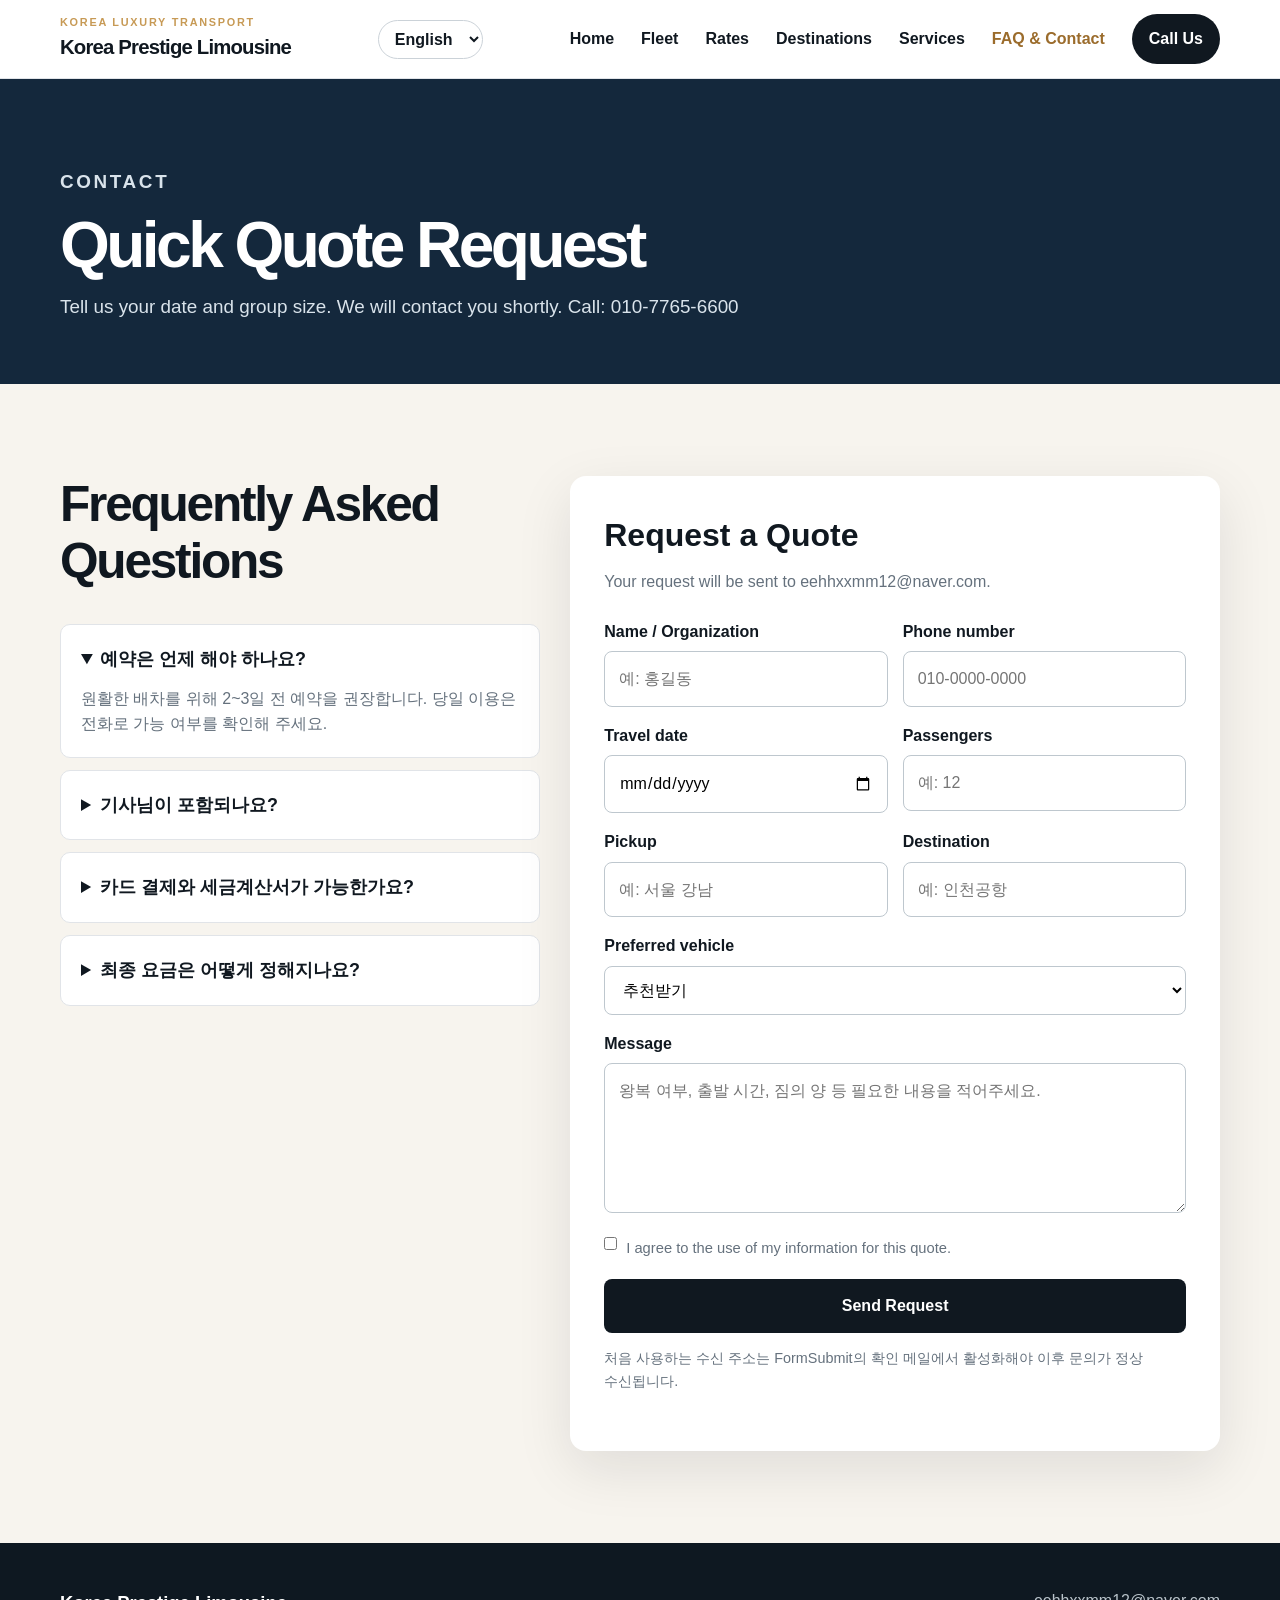
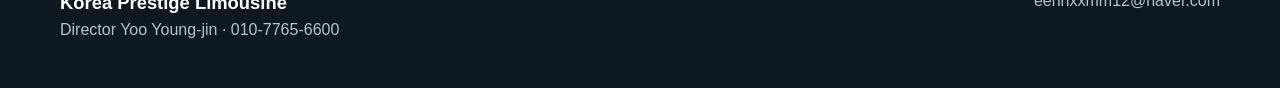
<file: contact.html>
<!doctype html><html lang="en"><head><meta charset="utf-8"><meta name="viewport" content="width=device-width,initial-scale=1"><title>FAQ & Contact | Korea Prestige Limousine</title><link rel="stylesheet" href="assets/style.css"><link rel="stylesheet" href="assets/language.css"></head><body><header class="header"><div class="wrap nav"><a class="brand" href="index.html"><small>KOREA LUXURY TRANSPORT</small>Korea Prestige Limousine</a><select class="language-select" aria-label="Language"><option value="en">English</option><option value="ko">한국어</option><option value="ja">日本語</option><option value="zh">中文</option></select><button class="mobile-toggle" aria-label="메뉴 열기">☰</button><nav class="menu"><a href="index.html">홈</a><a href="vehicles.html">차량 안내</a><a href="pricing.html">요금 안내</a><a href="regions.html">지역별 서비스</a><a href="services.html">용도별 서비스</a><a aria-current="page" href="contact.html">FAQ·문의</a><a class="call" href="tel:01077656600">전화 상담</a></nav></div></header><main><section class="page-hero"><div class="wrap"><p class="eyebrow">CONTACT</p><h1>빠른 견적 문의</h1><p>일정과 인원을 남겨주시면 확인 후 연락드립니다. 전화 상담: 010-7765-6600</p></div></section><section class="section"><div class="wrap faq-grid"><div class="faq-list"><div class="heading"><h2>자주 묻는 질문</h2></div><details open><summary>예약은 언제 해야 하나요?</summary><p>원활한 배차를 위해 2~3일 전 예약을 권장합니다. 당일 이용은 전화로 가능 여부를 확인해 주세요.</p></details><details><summary>기사님이 포함되나요?</summary><p>네. 차량 대절 서비스에는 전문 기사가 포함됩니다.</p></details><details><summary>카드 결제와 세금계산서가 가능한가요?</summary><p>결제 방식과 증빙 발행은 예약 확정 전 상담을 통해 안내드립니다.</p></details><details><summary>최종 요금은 어떻게 정해지나요?</summary><p>차량, 거리, 운행 시간, 대기, 통행료·주차료와 숙박 여부를 반영해 확정됩니다.</p></details></div>
<form class="form-card" action="mailto:eehhxxmm12@naver.com" method="GET" enctype="text/plain"><h2>온라인 문의 작성</h2><p>아래 내용을 작성하면 eehhxxmm12@naver.com으로 전달됩니다.</p><input type="hidden" name="_subject" value="[홈페이지] 프리미엄 차량 견적 문의"><input type="hidden" name="_template" value="table"><input type="text" name="_honey" style="display:none" tabindex="-1" autocomplete="off"><div class="form-row"><div class="field"><label for="name">성함 / 단체명</label><input id="name" name="성함_단체명" required autocomplete="name" placeholder="예: 홍길동"></div><div class="field"><label for="phone">연락처</label><input id="phone" name="연락처" type="tel" required inputmode="tel" placeholder="010-0000-0000"></div></div><div class="form-row"><div class="field"><label for="date">이용 날짜</label><input id="date" name="이용날짜" type="date" required></div><div class="field"><label for="people">인원</label><input id="people" name="인원" type="number" min="1" max="45" required placeholder="예: 12"></div></div><div class="form-row"><div class="field"><label for="from">출발지</label><input id="from" name="출발지" required placeholder="예: 서울 강남"></div><div class="field"><label for="to">목적지</label><input id="to" name="목적지" required placeholder="예: 인천공항"></div></div><div class="field"><label for="vehicle">희망 차량</label><select id="vehicle" name="희망차량"><option>추천받기</option><option>11인승</option><option>15인승</option><option>25인승</option><option>45인승</option></select></div><div class="field"><label for="message">문의 내용</label><textarea id="message" name="문의내용" required placeholder="왕복 여부, 출발 시간, 짐의 양 등 필요한 내용을 적어주세요."></textarea></div><label class="agree"><input type="checkbox" required> 견적 상담을 위한 개인정보 수집·이용에 동의합니다.</label><button class="btn dark" type="submit" style="width:100%">견적 문의 전송</button><p class="form-note">처음 사용하는 수신 주소는 FormSubmit의 확인 메일에서 활성화해야 이후 문의가 정상 수신됩니다.</p></form></div></section></main><footer class="footer"><div class="wrap footer-grid"><div><strong>Korea Prestige Limousine</strong><p>대표 유영진 · 010-7765-6600</p></div><p>eehhxxmm12@naver.com</p></div></footer><script src="assets/app.js"></script></body></html>
</file>
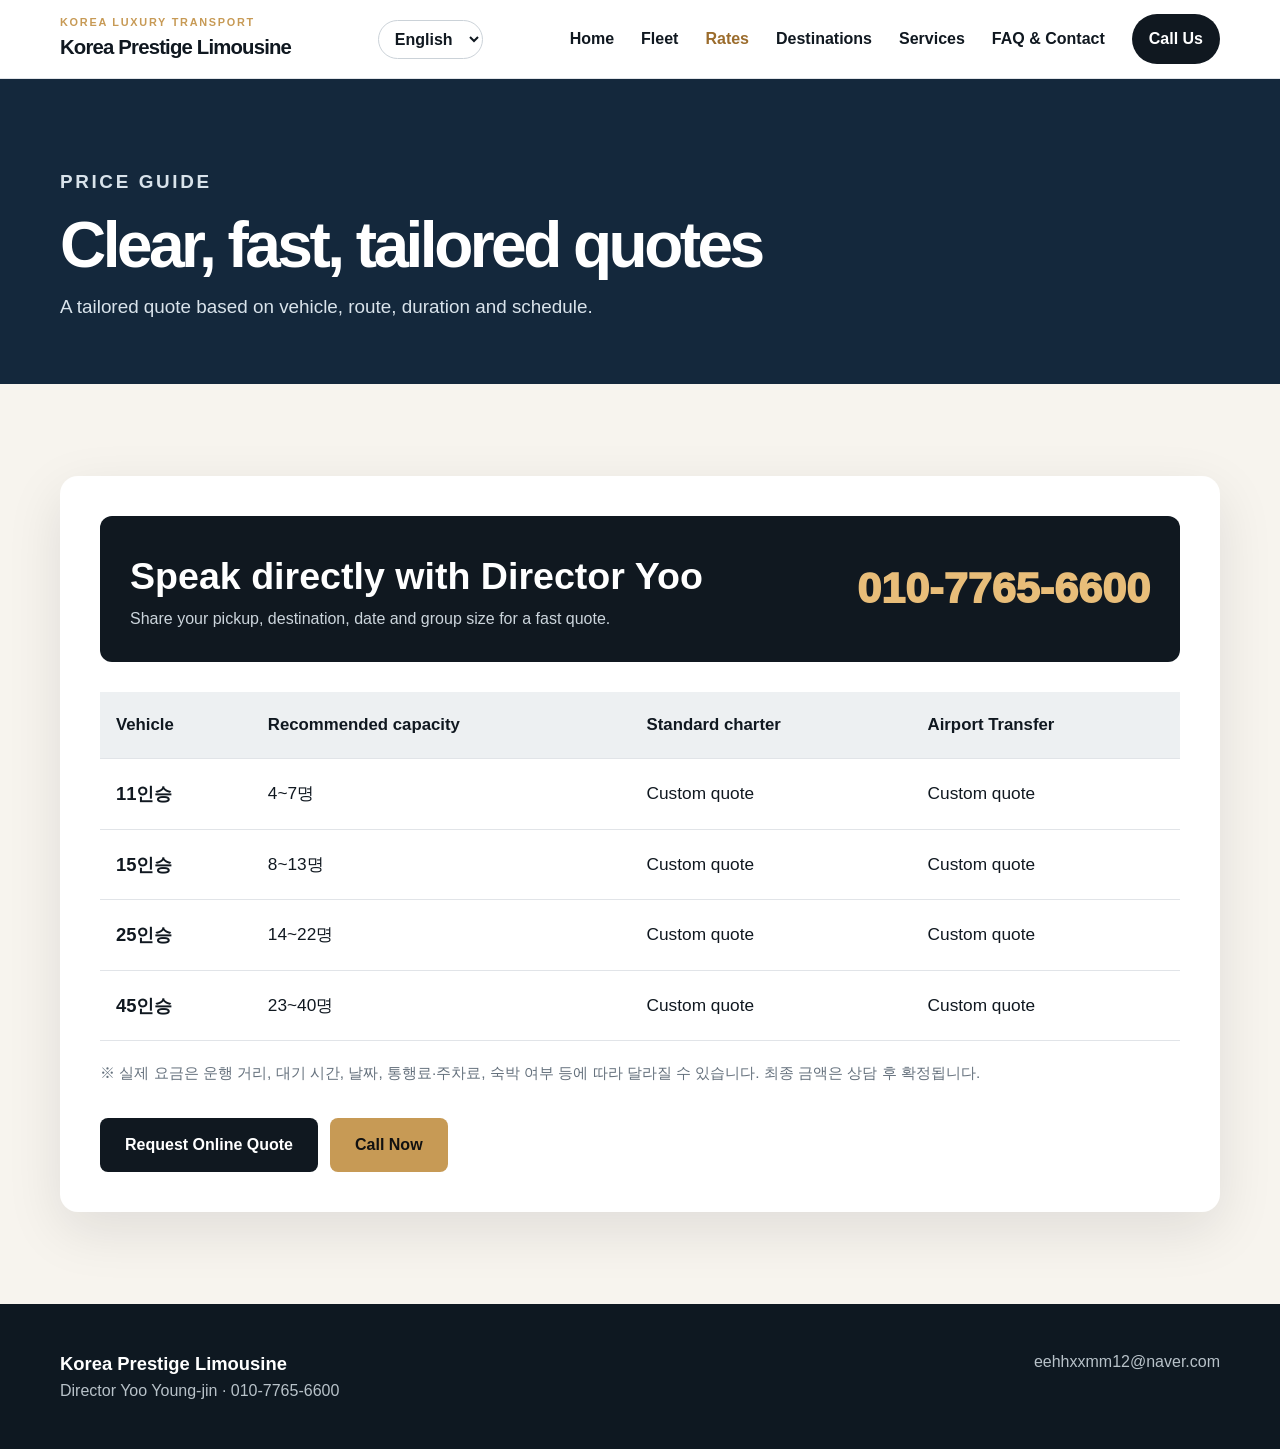
<file: pricing.html>
<!doctype html><html lang="en"><head><meta charset="utf-8"><meta name="viewport" content="width=device-width,initial-scale=1"><title>Rates | Korea Prestige Limousine</title><link rel="stylesheet" href="assets/style.css"><link rel="stylesheet" href="assets/language.css"></head><body><header class="header"><div class="wrap nav"><a class="brand" href="index.html"><small>KOREA LUXURY TRANSPORT</small>Korea Prestige Limousine</a><select class="language-select" aria-label="Language"><option value="en">English</option><option value="ko">한국어</option><option value="ja">日本語</option><option value="zh">中文</option></select><button class="mobile-toggle" aria-label="메뉴 열기">☰</button><nav class="menu"><a href="index.html">홈</a><a href="vehicles.html">차량 안내</a><a aria-current="page" href="pricing.html">요금 안내</a><a href="regions.html">지역별 서비스</a><a href="services.html">용도별 서비스</a><a href="contact.html">FAQ·문의</a><a class="call" href="tel:01077656600">전화 상담</a></nav></div></header><main><section class="page-hero"><div class="wrap"><p class="eyebrow">PRICE GUIDE</p><h1>명확하고 빠른 맞춤 견적</h1><p>차량, 거리, 운행 시간과 일정에 따라 가장 합리적인 금액을 안내합니다.</p></div></section><section class="section"><div class="wrap price-box"><div class="contact-banner"><div><h2>대표 유영진에게 바로 문의하세요</h2><p>출발지·목적지·날짜·인원을 알려주시면 빠르게 안내합니다.</p></div><a class="number" href="tel:01077656600">010-7765-6600</a></div><table class="price-table"><thead><tr><th>차량</th><th>추천 인원</th><th>기본 운행</th><th>공항 픽업·샌딩</th></tr></thead><tbody><tr><td>11인승</td><td>4~7명</td><td>맞춤 견적</td><td>맞춤 견적</td></tr><tr><td>15인승</td><td>8~13명</td><td>맞춤 견적</td><td>맞춤 견적</td></tr><tr><td>25인승</td><td>14~22명</td><td>맞춤 견적</td><td>맞춤 견적</td></tr><tr><td>45인승</td><td>23~40명</td><td>맞춤 견적</td><td>맞춤 견적</td></tr></tbody></table><p class="notice">※ 실제 요금은 운행 거리, 대기 시간, 날짜, 통행료·주차료, 숙박 여부 등에 따라 달라질 수 있습니다. 최종 금액은 상담 후 확정됩니다.</p><div class="actions"><a class="btn dark" href="contact.html">온라인 견적 신청</a><a class="btn gold" href="tel:01077656600">전화 연결</a></div></div></section></main><footer class="footer"><div class="wrap footer-grid"><div><strong>Korea Prestige Limousine</strong><p>대표 유영진 · 010-7765-6600</p></div><p>eehhxxmm12@naver.com</p></div></footer><script src="assets/app.js"></script></body></html>
</file>
<file: assets/style.css>
:root{--ink:#101820;--navy:#14283c;--gold:#c79a55;--cream:#f7f4ee;--muted:#65717d;--line:#e1e4e8;--white:#fff;--shadow:0 18px 55px rgba(16,24,32,.10)}
*{box-sizing:border-box;margin:0;padding:0}html{scroll-behavior:smooth}body{font-family:Pretendard,"Noto Sans KR",Arial,sans-serif;background:var(--cream);color:var(--ink);line-height:1.6;word-break:keep-all}a{text-decoration:none;color:inherit}button,input,select,textarea{font:inherit}.wrap{width:min(1160px,calc(100% - 40px));margin:auto}.topbar{background:var(--ink);color:#d9e0e6;font-size:.88rem;padding:7px 0}.topbar .wrap{display:flex;justify-content:space-between}.header{position:sticky;top:0;z-index:50;background:rgba(255,255,255,.96);backdrop-filter:blur(12px);border-bottom:1px solid var(--line)}.nav{min-height:78px;display:flex;align-items:center;justify-content:space-between;gap:28px}.brand{font-size:1.27rem;font-weight:900;letter-spacing:-.04em}.brand small{display:block;color:var(--gold);font-size:.68rem;letter-spacing:.16em}.menu{display:flex;gap:27px;align-items:center;font-weight:750}.menu a[aria-current="page"],.menu a:hover{color:#9b6c2c}.call{background:var(--ink);color:white!important;padding:12px 17px;border-radius:999px}.hero{min-height:600px;display:grid;place-items:center;color:#fff;background:linear-gradient(90deg,rgba(10,20,29,.88),rgba(10,20,29,.42)),url('https://images.unsplash.com/photo-1544620347-c4fd4a3d5957?auto=format&fit=crop&w=1800&q=86') center/cover}.hero-copy{width:min(1160px,calc(100% - 40px));padding:85px 0}.eyebrow{color:#e5bd7b;font-weight:850;letter-spacing:.14em;font-size:.82rem}.hero h1,.page-hero h1{font-size:clamp(2.6rem,6vw,5.4rem);line-height:1.07;letter-spacing:-.055em;margin:14px 0 22px;max-width:850px}.hero p{font-size:clamp(1.12rem,2vw,1.45rem);max-width:720px;color:#eef2f4}.actions{display:flex;gap:12px;margin-top:32px;flex-wrap:wrap}.btn{display:inline-flex;justify-content:center;align-items:center;min-height:54px;padding:0 24px;border-radius:8px;font-weight:850;border:1px solid transparent;cursor:pointer}.btn.gold{background:var(--gold);color:#111}.btn.light{background:#fff;color:var(--ink)}.btn.dark{background:var(--ink);color:#fff}.trust{display:grid;grid-template-columns:repeat(4,1fr);margin-top:-42px;position:relative;background:#fff;border-radius:12px;box-shadow:var(--shadow);overflow:hidden}.trust div{padding:27px;text-align:center;border-right:1px solid var(--line)}.trust div:last-child{border:0}.trust strong{font-size:1.12rem;display:block}.trust span{font-size:.9rem;color:var(--muted)}.section{padding:92px 0}.section.alt{background:#fff}.heading{display:flex;justify-content:space-between;align-items:end;gap:30px;margin-bottom:34px}.heading h2{font-size:clamp(2rem,4vw,3.1rem);line-height:1.15;letter-spacing:-.045em}.heading p{color:var(--muted);max-width:560px;font-size:1.06rem}.cards{display:grid;grid-template-columns:repeat(3,1fr);gap:20px}.card{background:#fff;border:1px solid var(--line);border-radius:14px;overflow:hidden;box-shadow:0 8px 28px rgba(16,24,32,.06)}.card img{width:100%;height:235px;object-fit:cover}.card-body{padding:25px}.card h3{font-size:1.35rem;margin-bottom:8px}.card p{color:var(--muted)}.link{display:inline-block;margin-top:15px;color:#8b5c20;font-weight:850}.page-hero{padding:88px 0 62px;background:var(--navy);color:#fff}.page-hero h1{font-size:clamp(2.8rem,5vw,4.8rem);margin-bottom:12px}.page-hero p{font-size:1.18rem;color:#d9e3eb}.tabs{display:flex;gap:10px;flex-wrap:wrap;margin-bottom:28px}.tab{border:1px solid #cbd2d8;background:#fff;padding:13px 22px;border-radius:999px;font-size:1.02rem;font-weight:850;cursor:pointer}.tab.active{background:var(--ink);color:#fff;border-color:var(--ink)}.panel{display:none}.panel.active{display:block}.feature{display:grid;grid-template-columns:1.08fr .92fr;background:#fff;border-radius:18px;overflow:hidden;box-shadow:var(--shadow)}.feature-image{width:100%;height:550px;object-fit:cover}.feature-content{padding:44px;align-self:center}.feature-content h2{font-size:clamp(2rem,4vw,3.15rem);line-height:1.12;margin-bottom:26px}.facts{display:grid;gap:13px}.fact{background:#f2f4f5;border-left:5px solid var(--gold);padding:18px 20px;border-radius:6px}.fact small{display:block;color:var(--muted);font-weight:750;margin-bottom:3px}.fact strong{font-size:1.27rem;line-height:1.45}.chips{display:flex;flex-wrap:wrap;gap:8px;margin-top:20px}.chip{background:#eee7dc;color:#60451e;padding:7px 12px;border-radius:999px;font-weight:750}.price-box{background:#fff;border-radius:18px;padding:40px;box-shadow:var(--shadow)}.contact-banner{display:flex;justify-content:space-between;align-items:center;gap:25px;background:var(--ink);color:#fff;padding:30px;border-radius:12px;margin-bottom:30px}.contact-banner h2{font-size:clamp(1.6rem,3vw,2.35rem)}.contact-banner p{color:#ccd5dc}.number{font-size:clamp(1.6rem,4vw,2.7rem);font-weight:950;color:#e8bd79;white-space:nowrap}.price-table{width:100%;border-collapse:collapse;font-size:1.08rem}.price-table th,.price-table td{padding:20px 16px;border-bottom:1px solid var(--line);text-align:left}.price-table th{background:#edf0f2;font-size:1.05rem}.price-table td:first-child{font-weight:900;font-size:1.15rem}.notice{margin-top:20px;color:var(--muted);font-size:.96rem}.region-photo{position:relative}.region-photo img{width:100%;height:480px;object-fit:cover;display:block}.region-photo span{position:absolute;left:24px;bottom:22px;background:rgba(16,24,32,.86);color:#fff;padding:9px 14px;border-radius:6px;font-weight:800}.destination{font-size:1.2rem;color:#394550;margin:18px 0 26px}.spots{display:grid;grid-template-columns:1fr 1fr;gap:14px}.spot{padding:20px;background:#f2f4f5;border-radius:9px}.spot h3{font-size:1.18rem;margin-bottom:8px}.spot p{font-size:1.05rem;color:#46525d}.faq-grid{display:grid;grid-template-columns:.85fr 1.15fr;gap:30px}.faq-list details{background:#fff;border:1px solid var(--line);border-radius:10px;padding:20px;margin-bottom:12px}.faq-list summary{font-weight:900;font-size:1.12rem;cursor:pointer}.faq-list details p{margin-top:12px;color:var(--muted)}.form-card{background:#fff;border-radius:16px;padding:34px;box-shadow:var(--shadow)}.form-card h2{font-size:2rem;margin-bottom:8px}.form-card>p{color:var(--muted);margin-bottom:24px}.form-row{display:grid;grid-template-columns:1fr 1fr;gap:15px}.field{margin-bottom:16px}.field label{display:block;font-weight:850;margin-bottom:7px}.field input,.field select,.field textarea{width:100%;border:1px solid #bec7ce;border-radius:8px;padding:14px;background:#fff}.field textarea{height:150px;resize:vertical}.agree{display:flex;gap:9px;align-items:start;font-size:.92rem;color:var(--muted);margin-bottom:18px}.footer{background:#0e1821;color:#b8c2c9;padding:45px 0}.footer strong{color:#fff;font-size:1.15rem}.footer-grid{display:flex;justify-content:space-between;gap:25px}.mobile-toggle{display:none;background:none;border:0;font-size:1.7rem}.form-note{font-size:.9rem;color:#7a674b;margin-top:14px}.success-note{display:none;background:#ecf8ef;color:#176b31;padding:12px;border-radius:8px;margin-bottom:15px}
@media(max-width:850px){.topbar{display:none}.mobile-toggle{display:block}.menu{display:none;position:absolute;left:0;right:0;top:78px;background:#fff;padding:18px 20px;flex-direction:column;align-items:stretch;border-bottom:1px solid var(--line)}.menu.open{display:flex}.nav{min-height:70px}.hero{min-height:590px}.trust{grid-template-columns:1fr 1fr}.trust div:nth-child(2){border-right:0}.trust div:nth-child(-n+2){border-bottom:1px solid var(--line)}.cards{grid-template-columns:1fr}.heading{display:block}.heading p{margin-top:12px}.feature{grid-template-columns:1fr}.feature-image,.region-photo img{height:330px}.feature-content{padding:28px}.contact-banner{align-items:flex-start;flex-direction:column}.price-table{font-size:.94rem}.price-table th,.price-table td{padding:14px 8px}.faq-grid{grid-template-columns:1fr}.spots,.form-row{grid-template-columns:1fr}.footer-grid{flex-direction:column}.section{padding:65px 0}.page-hero{padding:64px 0 46px}}
</file>
<file: assets/language.css>
.language-select{border:1px solid #cbd2d8;background:#fff;color:#101820;border-radius:999px;padding:9px 12px;font-weight:800;cursor:pointer;min-width:105px}
@media(max-width:850px){.language-select{margin-left:auto;margin-right:8px;min-width:94px;padding:8px 9px}.brand{font-size:1.02rem}.brand small{font-size:.58rem}}
</file>
